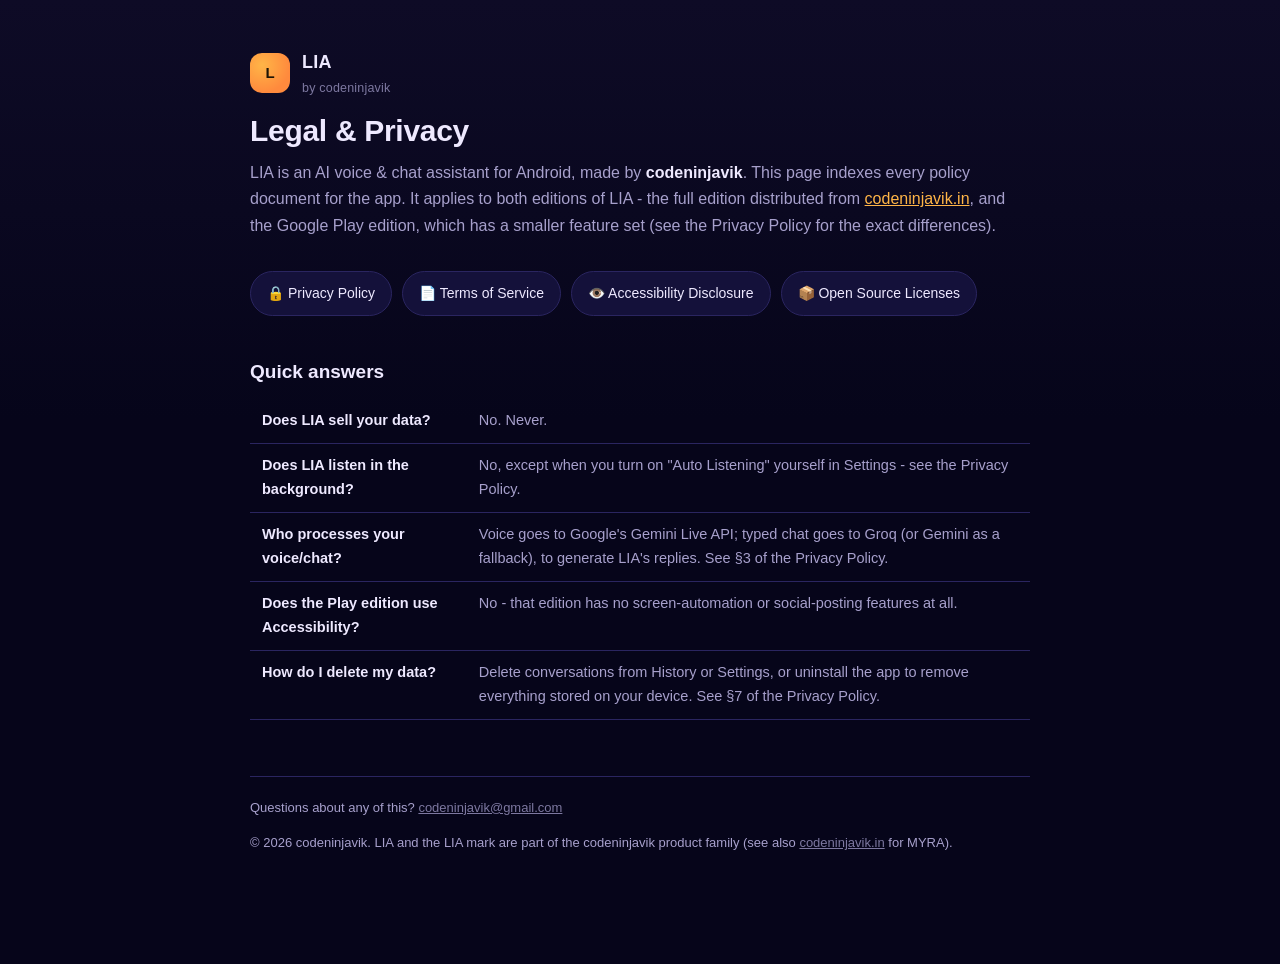
<file: index.html>
<!doctype html>
<html lang="en">
<head>
<meta charset="utf-8">
<meta name="viewport" content="width=device-width, initial-scale=1">
<title>LIA — Legal &amp; Privacy</title>
<meta name="description" content="Privacy Policy, Terms of Service, and Accessibility disclosure for the LIA AI assistant app by codeninjavik.">
<link rel="stylesheet" href="style.css">
</head>
<body>
<div class="wrap">
  <header class="top">
    <div class="mark">L</div>
    <div class="brand">LIA<small>by codeninjavik</small></div>
  </header>

  <h1>Legal &amp; Privacy</h1>
  <p class="lede">
    LIA is an AI voice &amp; chat assistant for Android, made by <strong>codeninjavik</strong>.
    This page indexes every policy document for the app. It applies to both editions of LIA -
    the full edition distributed from <a href="https://codeninjavik.in">codeninjavik.in</a>, and
    the Google Play edition, which has a smaller feature set (see the Privacy Policy for the
    exact differences).
  </p>

  <div class="pill-row">
    <a class="pill" href="privacy-policy.html">🔒 Privacy Policy</a>
    <a class="pill" href="terms-of-service.html">📄 Terms of Service</a>
    <a class="pill" href="accessibility-disclosure.html">👁️ Accessibility Disclosure</a>
    <a class="pill" href="oss-licenses.html">📦 Open Source Licenses</a>
  </div>

  <h2>Quick answers</h2>
  <table>
    <tr><th>Does LIA sell your data?</th><td>No. Never.</td></tr>
    <tr><th>Does LIA listen in the background?</th><td>No, except when you turn on "Auto Listening" yourself in Settings - see the Privacy Policy.</td></tr>
    <tr><th>Who processes your voice/chat?</th><td>Voice goes to Google's Gemini Live API; typed chat goes to Groq (or Gemini as a fallback), to generate LIA's replies. See §3 of the Privacy Policy.</td></tr>
    <tr><th>Does the Play edition use Accessibility?</th><td>No - that edition has no screen-automation or social-posting features at all.</td></tr>
    <tr><th>How do I delete my data?</th><td>Delete conversations from History or Settings, or uninstall the app to remove everything stored on your device. See §7 of the Privacy Policy.</td></tr>
  </table>

  <footer>
    <p>Questions about any of this? <a href="mailto:codeninjavik@gmail.com">codeninjavik@gmail.com</a></p>
    <p>© 2026 codeninjavik. LIA and the LIA mark are part of the codeninjavik product family (see also <a href="https://codeninjavik.in">codeninjavik.in</a> for MYRA).</p>
  </footer>
</div>
</body>
</html>
</file>
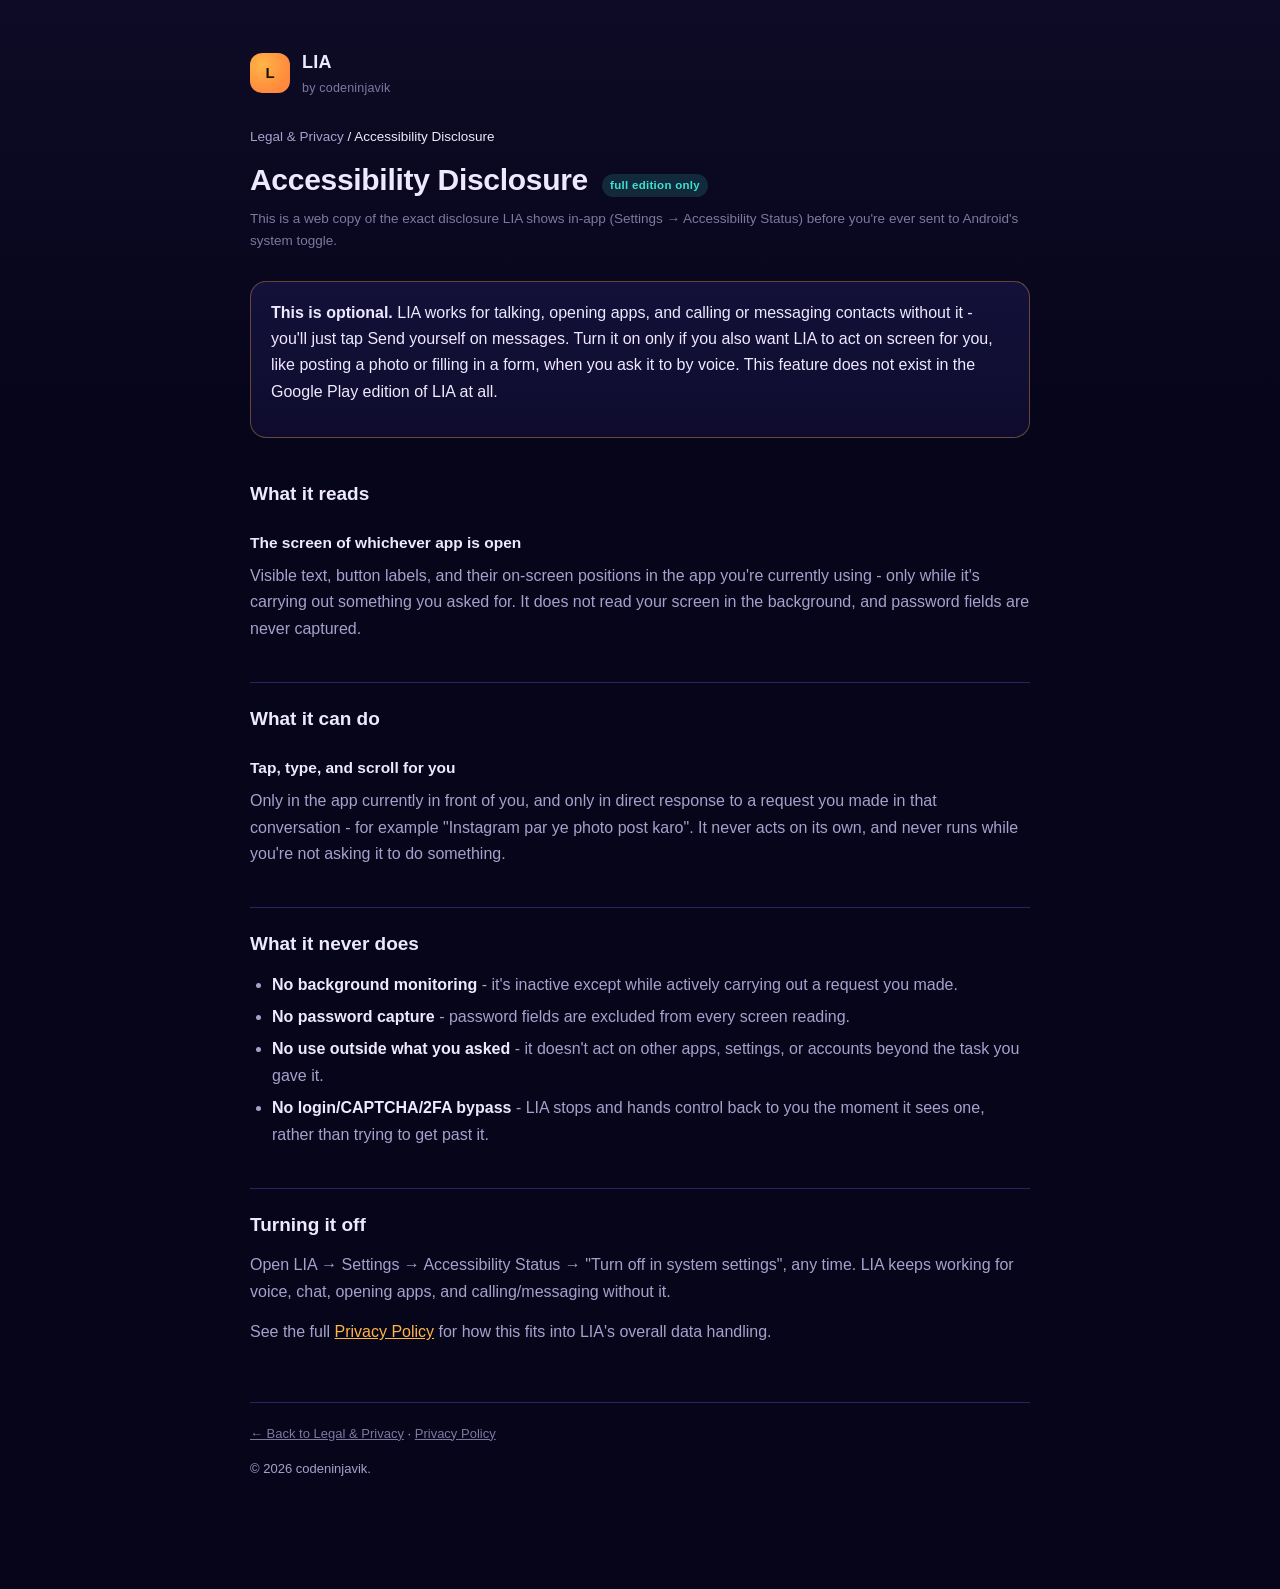
<file: accessibility-disclosure.html>
<!doctype html>
<html lang="en">
<head>
<meta charset="utf-8">
<meta name="viewport" content="width=device-width, initial-scale=1">
<title>Accessibility Disclosure — LIA</title>
<meta name="description" content="What LIA's optional Accessibility service reads, what it can do, and why - the same disclosure shown in-app before you turn it on.">
<link rel="stylesheet" href="style.css">
</head>
<body>
<div class="wrap">
  <header class="top">
    <div class="mark">L</div>
    <div class="brand">LIA<small>by codeninjavik</small></div>
  </header>
  <nav class="crumbs"><a href="index.html">Legal &amp; Privacy</a> / Accessibility Disclosure</nav>

  <h1>Accessibility Disclosure <span class="flavor-tag direct">full edition only</span></h1>
  <p class="updated">This is a web copy of the exact disclosure LIA shows in-app (Settings →
  Accessibility Status) before you're ever sent to Android's system toggle.</p>

  <div class="card notice">
    <p><strong>This is optional.</strong> LIA works for talking, opening apps, and calling or
    messaging contacts without it - you'll just tap Send yourself on messages. Turn it on only
    if you also want LIA to act on screen for you, like posting a photo or filling in a form,
    when you ask it to by voice. This feature does not exist in the Google Play edition of LIA
    at all.</p>
  </div>

  <h2>What it reads</h2>
  <h3>The screen of whichever app is open</h3>
  <p>Visible text, button labels, and their on-screen positions in the app you're currently
  using - only while it's carrying out something you asked for. It does not read your screen in
  the background, and password fields are never captured.</p>

  <h2>What it can do</h2>
  <h3>Tap, type, and scroll for you</h3>
  <p>Only in the app currently in front of you, and only in direct response to a request you
  made in that conversation - for example "Instagram par ye photo post karo". It never acts on
  its own, and never runs while you're not asking it to do something.</p>

  <h2>What it never does</h2>
  <ul>
    <li><strong>No background monitoring</strong> - it's inactive except while actively carrying
    out a request you made.</li>
    <li><strong>No password capture</strong> - password fields are excluded from every screen
    reading.</li>
    <li><strong>No use outside what you asked</strong> - it doesn't act on other apps, settings,
    or accounts beyond the task you gave it.</li>
    <li><strong>No login/CAPTCHA/2FA bypass</strong> - LIA stops and hands control back to you
    the moment it sees one, rather than trying to get past it.</li>
  </ul>

  <h2>Turning it off</h2>
  <p>Open LIA → Settings → Accessibility Status → "Turn off in system settings", any time. LIA
  keeps working for voice, chat, opening apps, and calling/messaging without it.</p>

  <p>See the full <a href="privacy-policy.html">Privacy Policy</a> for how this fits into LIA's
  overall data handling.</p>

  <footer>
    <p><a href="index.html">← Back to Legal &amp; Privacy</a> · <a href="privacy-policy.html">Privacy Policy</a></p>
    <p>© 2026 codeninjavik.</p>
  </footer>
</div>
</body>
</html>
</file>
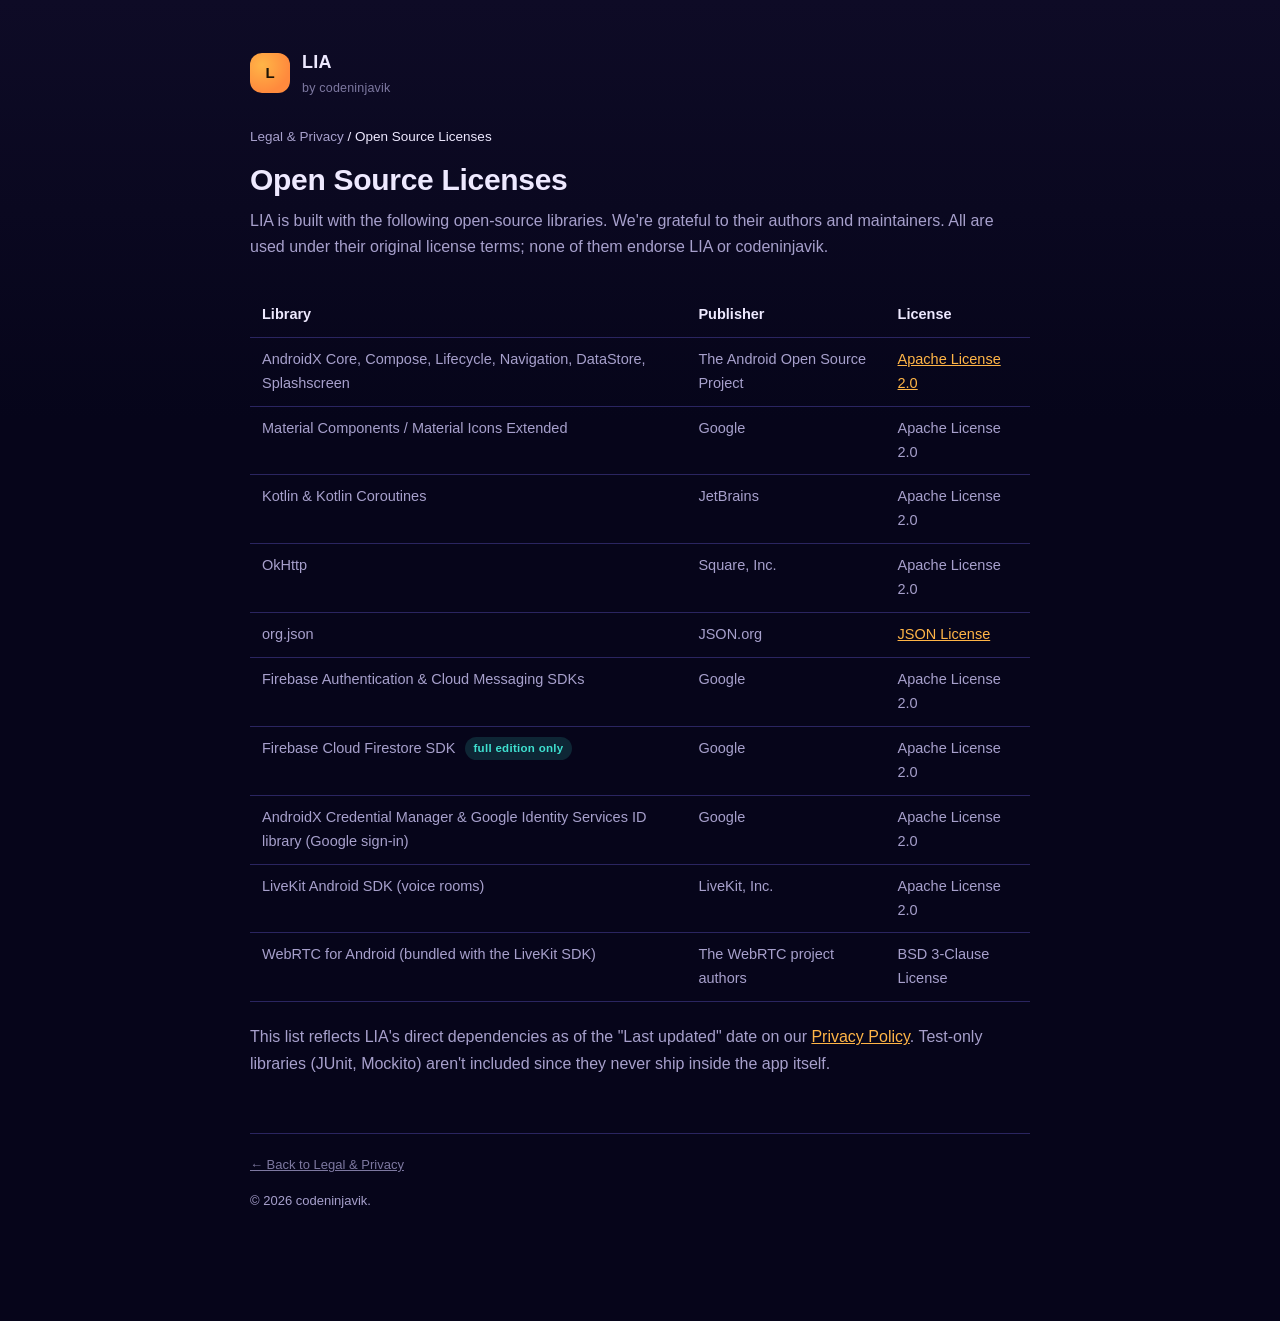
<file: oss-licenses.html>
<!doctype html>
<html lang="en">
<head>
<meta charset="utf-8">
<meta name="viewport" content="width=device-width, initial-scale=1">
<title>Open Source Licenses — LIA</title>
<meta name="description" content="Open-source libraries used in the LIA Android app and their licenses.">
<link rel="stylesheet" href="style.css">
</head>
<body>
<div class="wrap">
  <header class="top">
    <div class="mark">L</div>
    <div class="brand">LIA<small>by codeninjavik</small></div>
  </header>
  <nav class="crumbs"><a href="index.html">Legal &amp; Privacy</a> / Open Source Licenses</nav>

  <h1>Open Source Licenses</h1>
  <p class="lede">LIA is built with the following open-source libraries. We're grateful to
  their authors and maintainers. All are used under their original license terms; none of them
  endorse LIA or codeninjavik.</p>

  <table>
    <tr><th>Library</th><th>Publisher</th><th>License</th></tr>
    <tr><td>AndroidX Core, Compose, Lifecycle, Navigation, DataStore, Splashscreen</td><td>The Android Open Source Project</td><td><a href="https://www.apache.org/licenses/LICENSE-2.0" target="_blank" rel="noopener">Apache License 2.0</a></td></tr>
    <tr><td>Material Components / Material Icons Extended</td><td>Google</td><td>Apache License 2.0</td></tr>
    <tr><td>Kotlin &amp; Kotlin Coroutines</td><td>JetBrains</td><td>Apache License 2.0</td></tr>
    <tr><td>OkHttp</td><td>Square, Inc.</td><td>Apache License 2.0</td></tr>
    <tr><td>org.json</td><td>JSON.org</td><td><a href="https://json.org/license.html" target="_blank" rel="noopener">JSON License</a></td></tr>
    <tr><td>Firebase Authentication &amp; Cloud Messaging SDKs</td><td>Google</td><td>Apache License 2.0</td></tr>
    <tr><td>Firebase Cloud Firestore SDK <span class="flavor-tag direct">full edition only</span></td><td>Google</td><td>Apache License 2.0</td></tr>
    <tr><td>AndroidX Credential Manager &amp; Google Identity Services ID library (Google sign-in)</td><td>Google</td><td>Apache License 2.0</td></tr>
    <tr><td>LiveKit Android SDK (voice rooms)</td><td>LiveKit, Inc.</td><td>Apache License 2.0</td></tr>
    <tr><td>WebRTC for Android (bundled with the LiveKit SDK)</td><td>The WebRTC project authors</td><td>BSD 3-Clause License</td></tr>
  </table>

  <p>This list reflects LIA's direct dependencies as of the "Last updated" date on our
  <a href="privacy-policy.html">Privacy Policy</a>. Test-only libraries (JUnit, Mockito) aren't
  included since they never ship inside the app itself.</p>

  <footer>
    <p><a href="index.html">← Back to Legal &amp; Privacy</a></p>
    <p>© 2026 codeninjavik.</p>
  </footer>
</div>
</body>
</html>
</file>
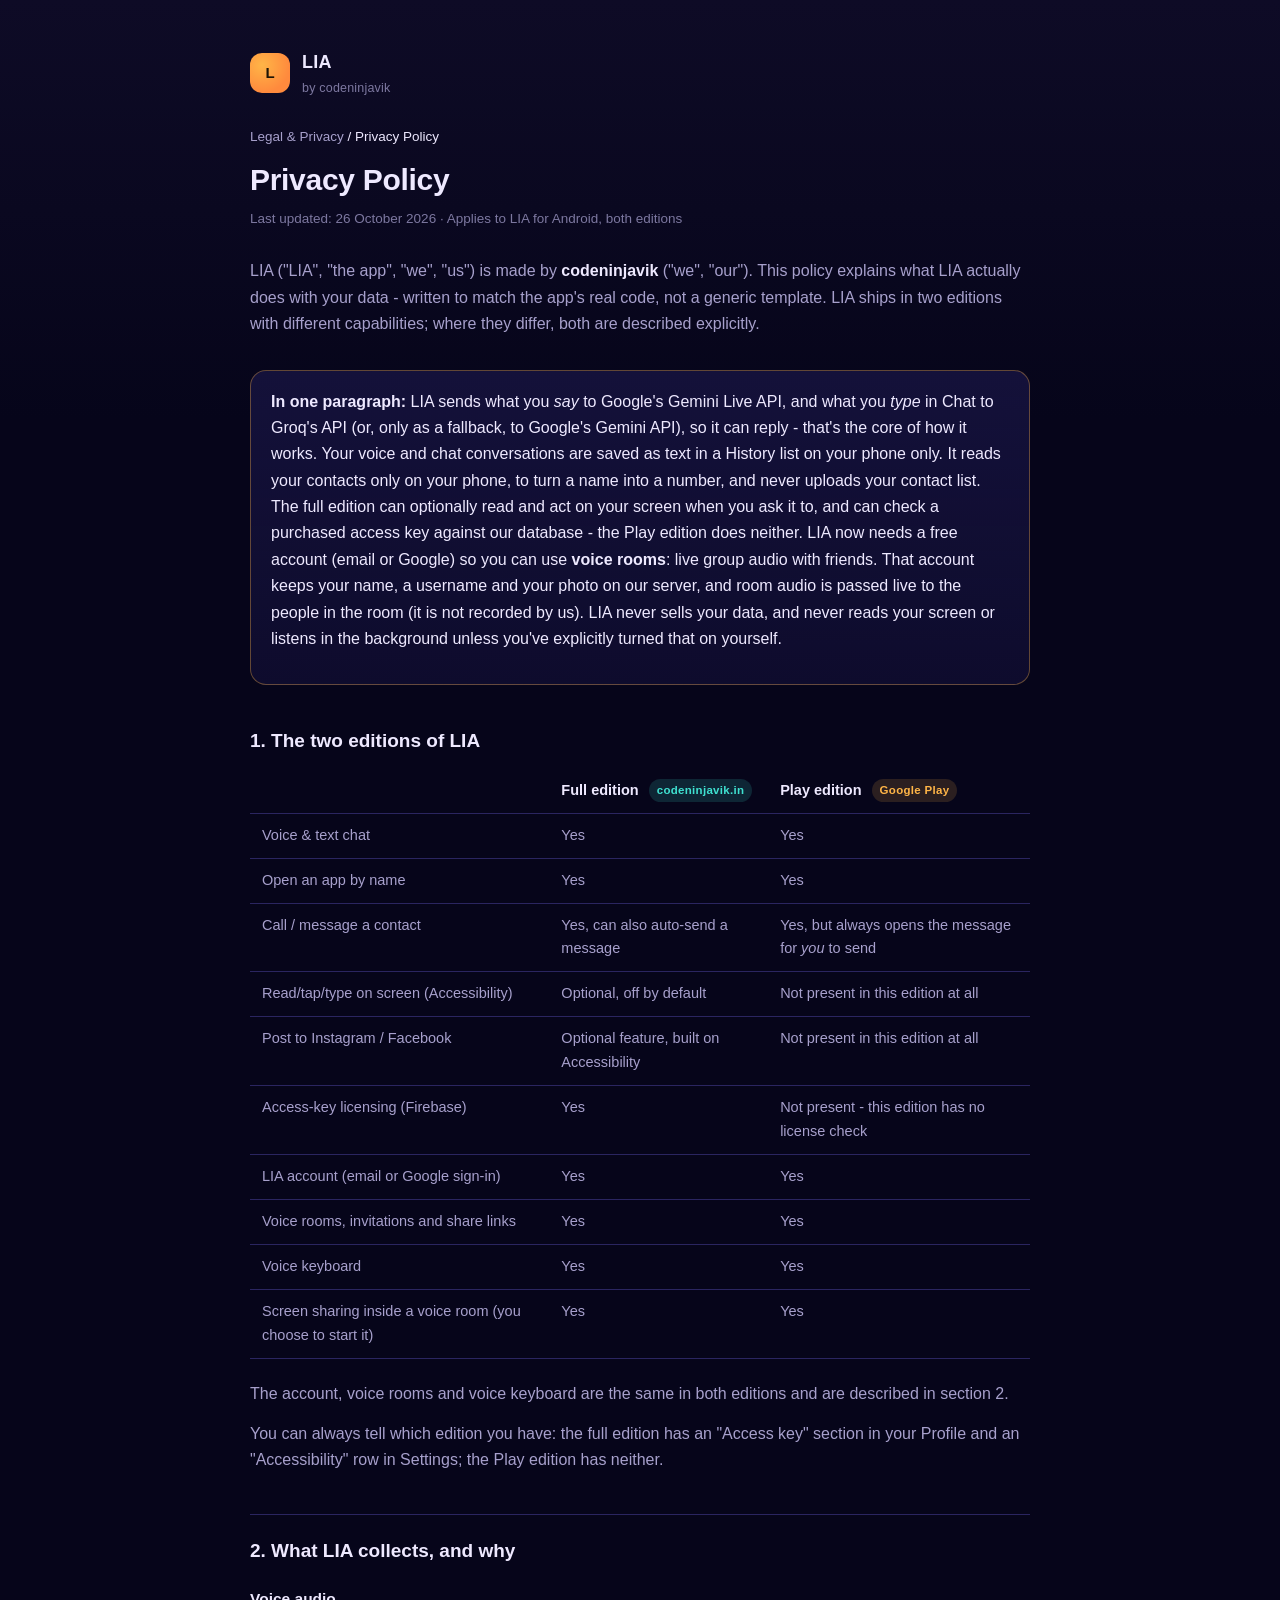
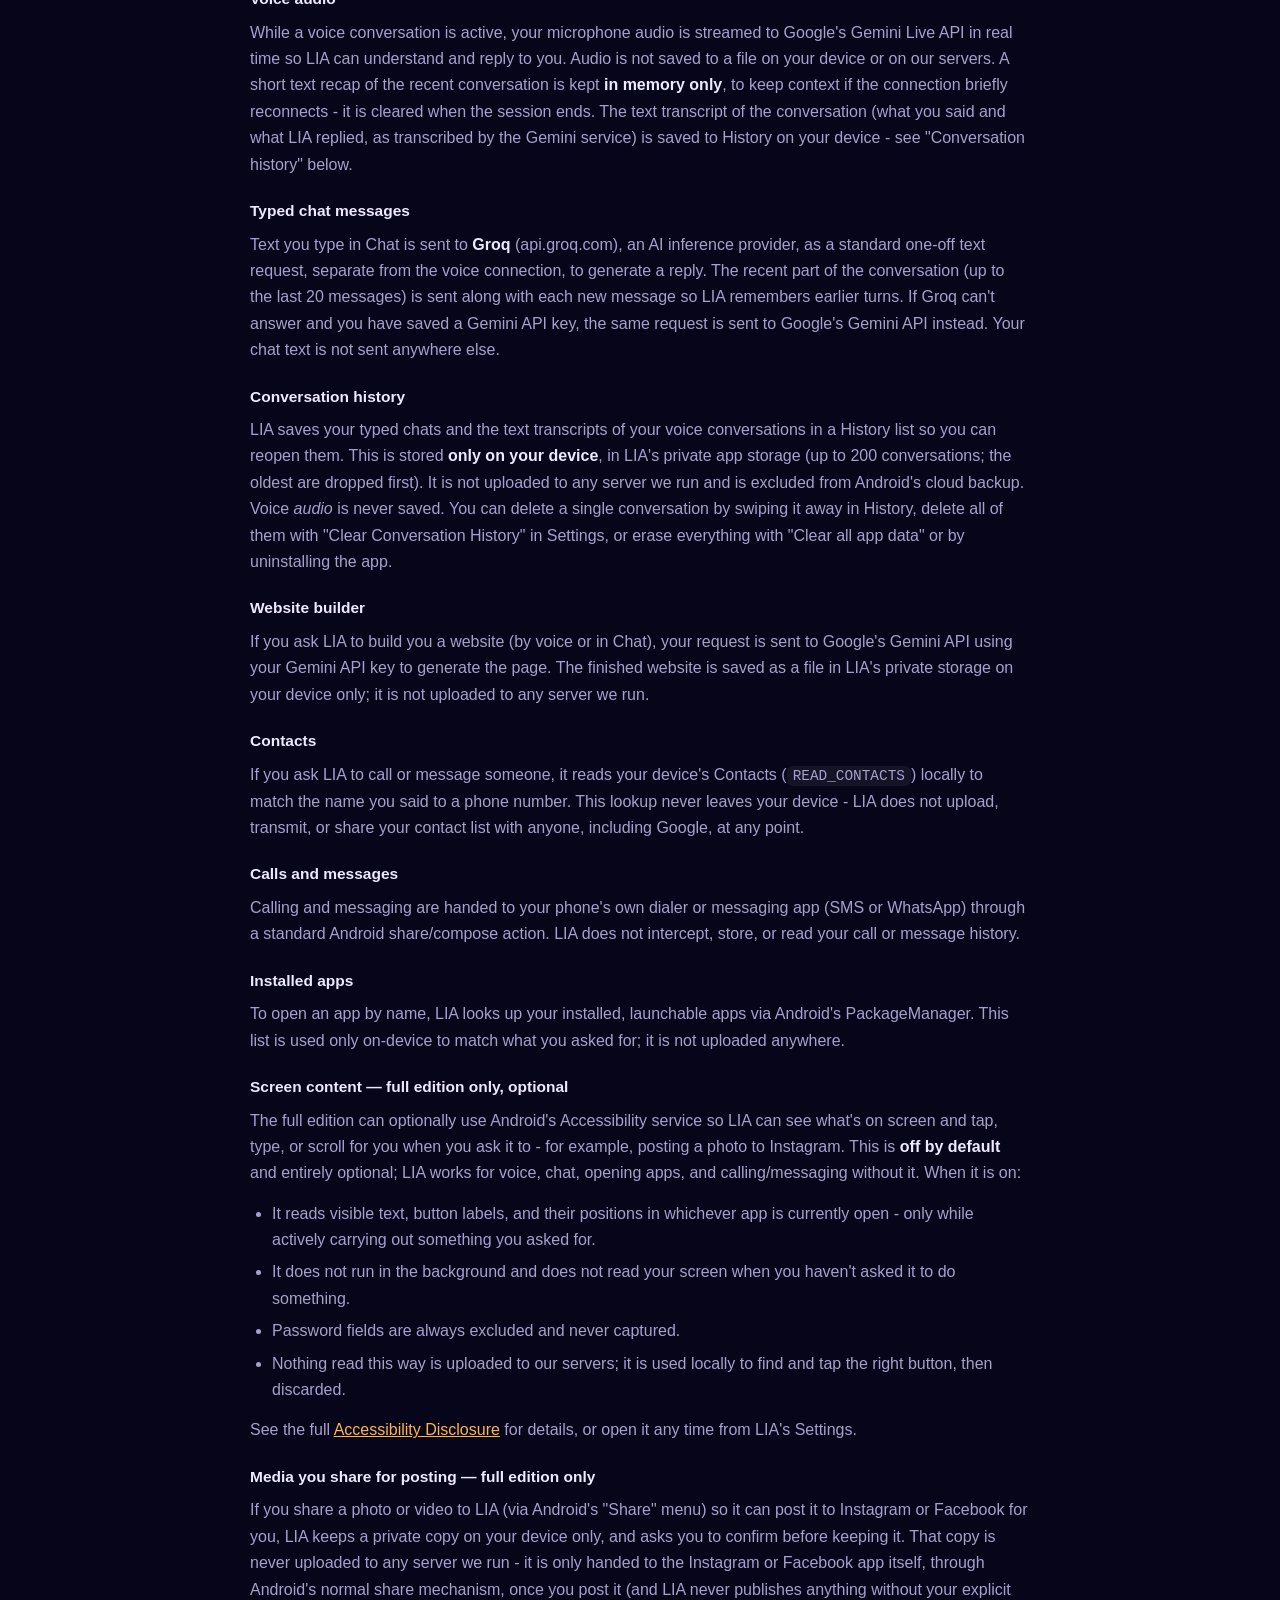
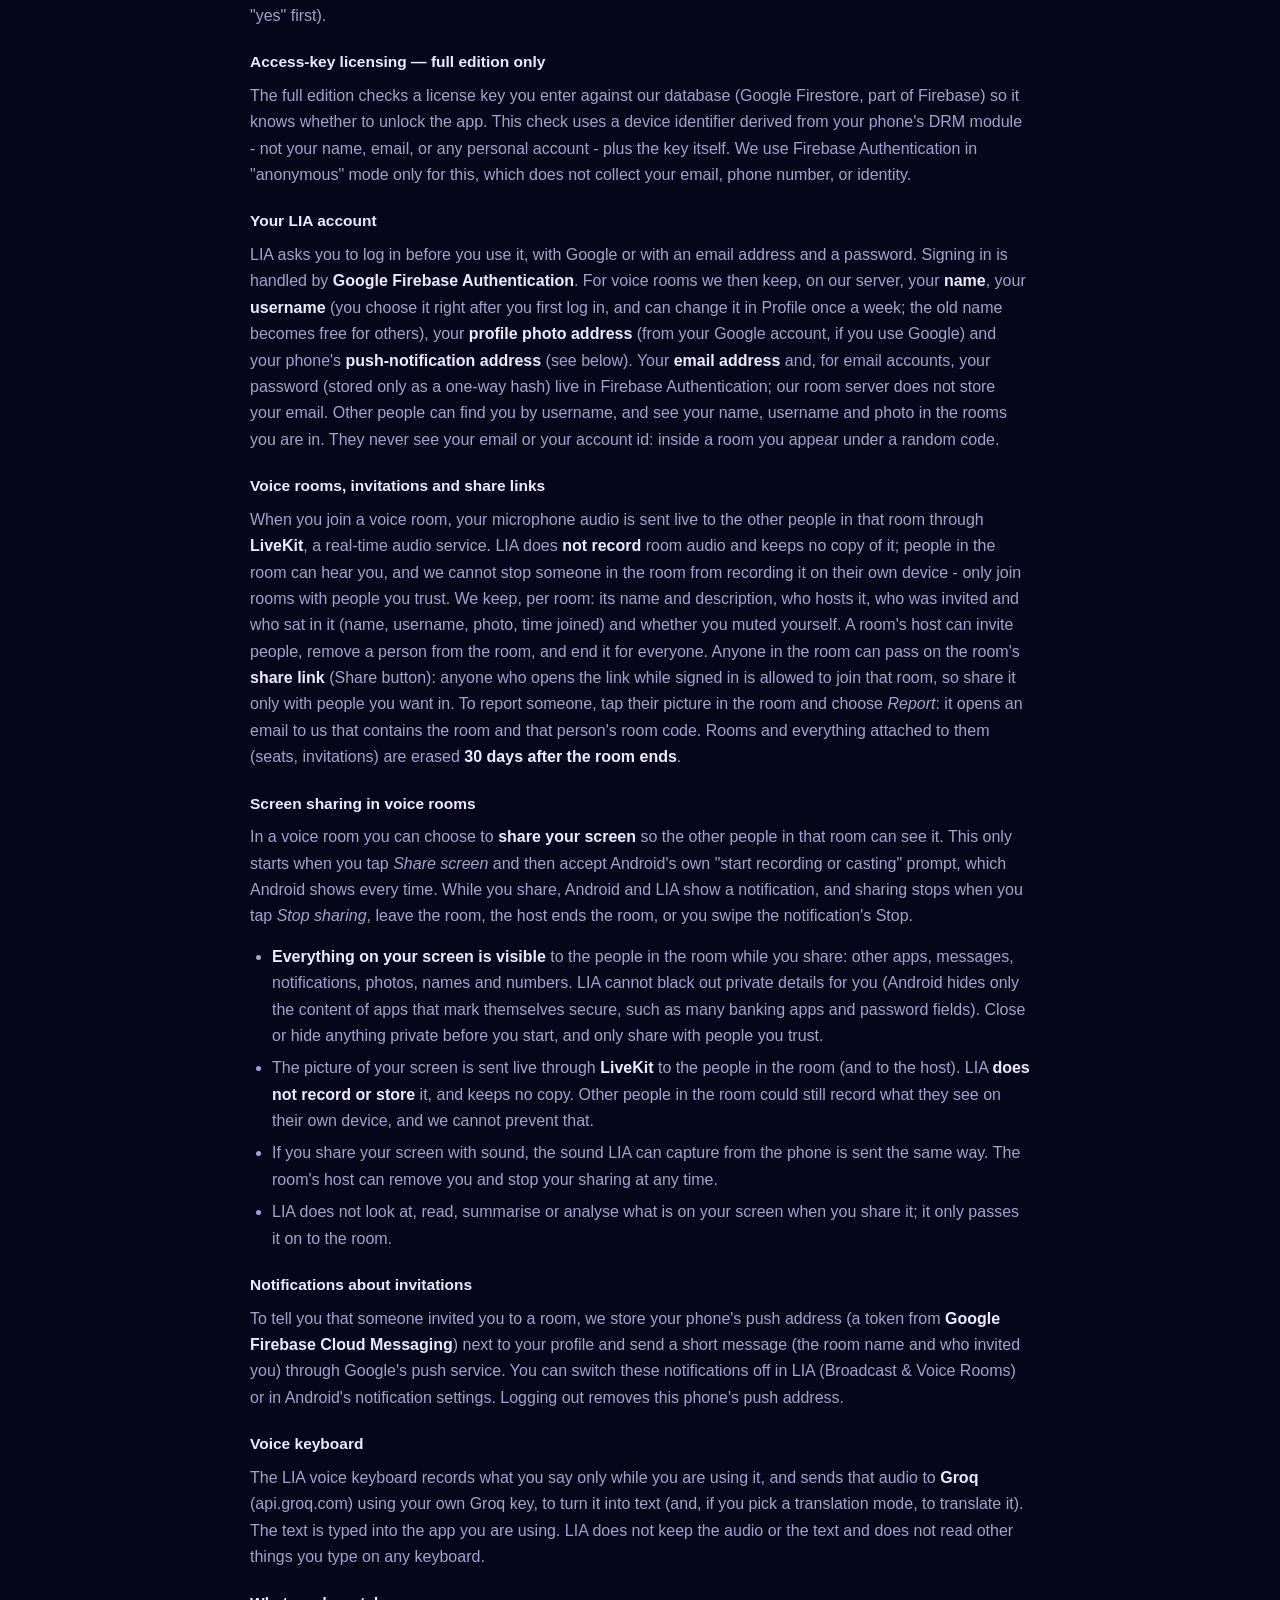
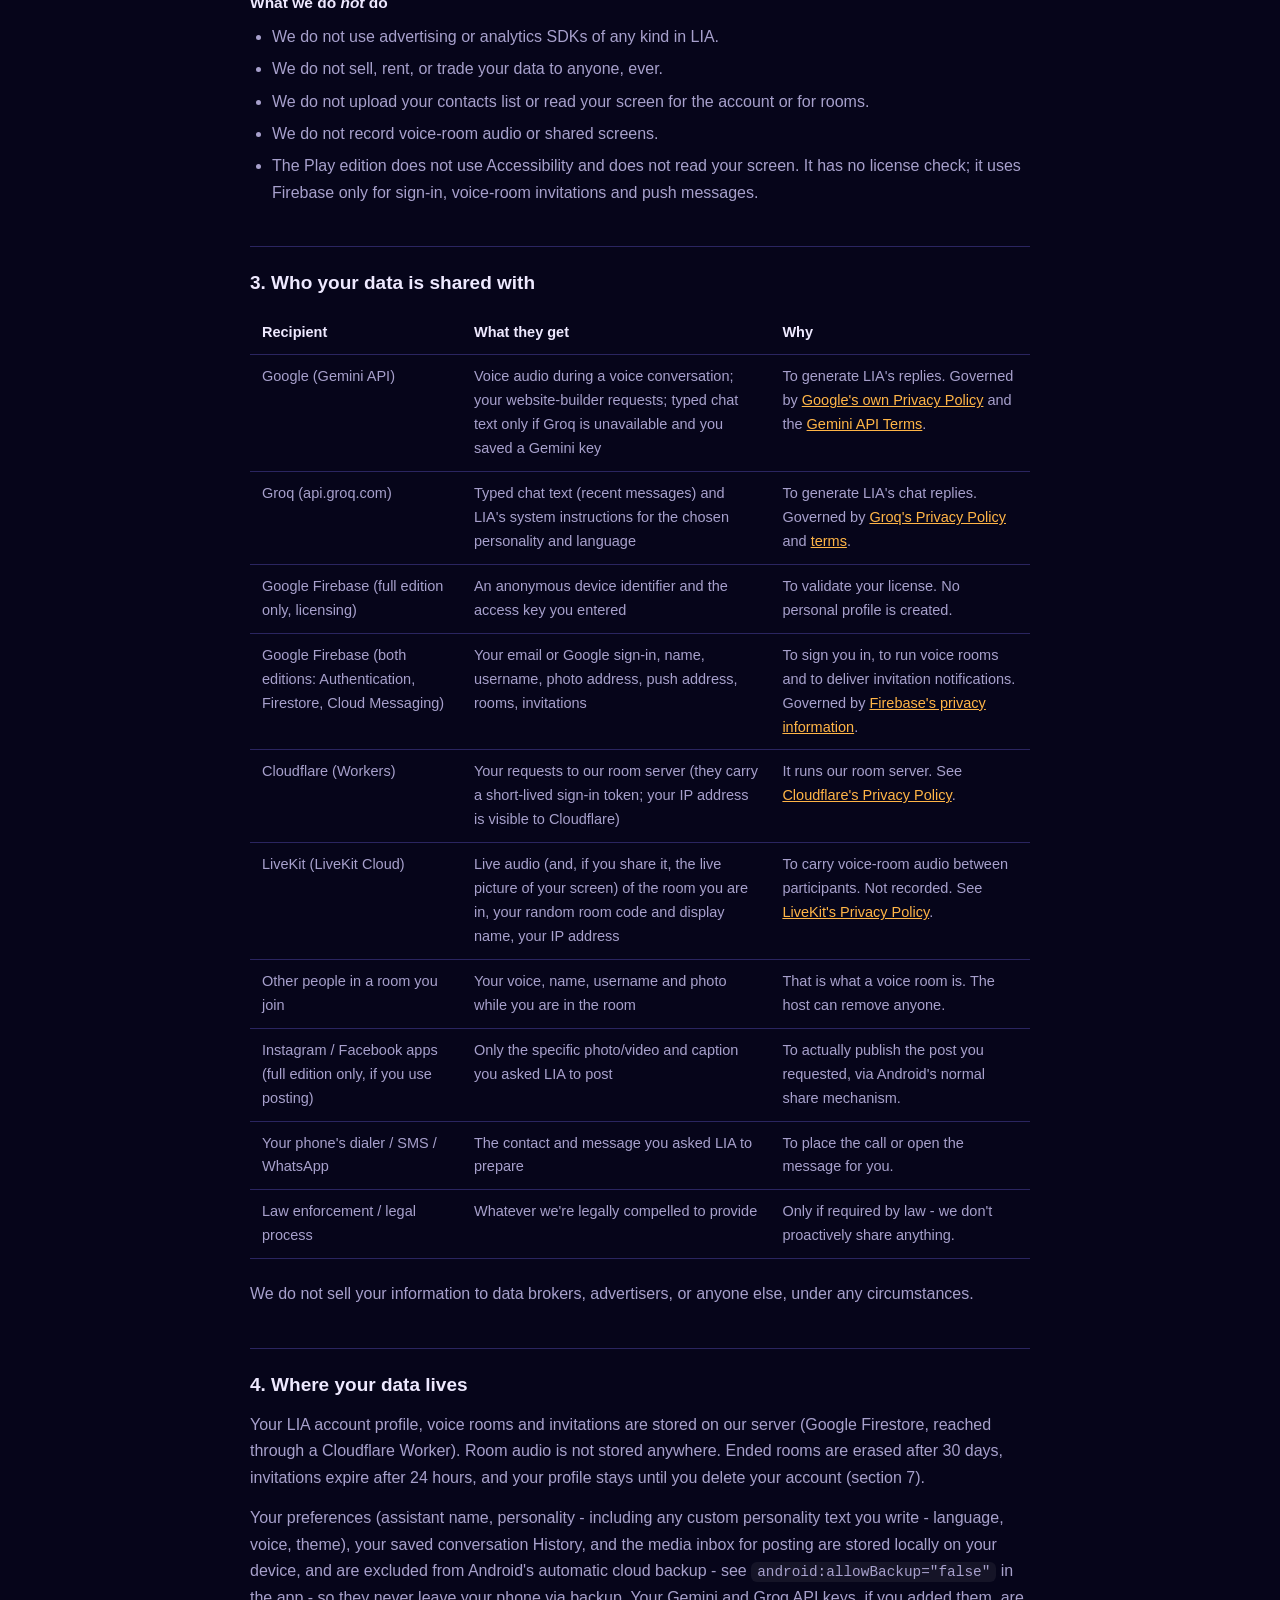
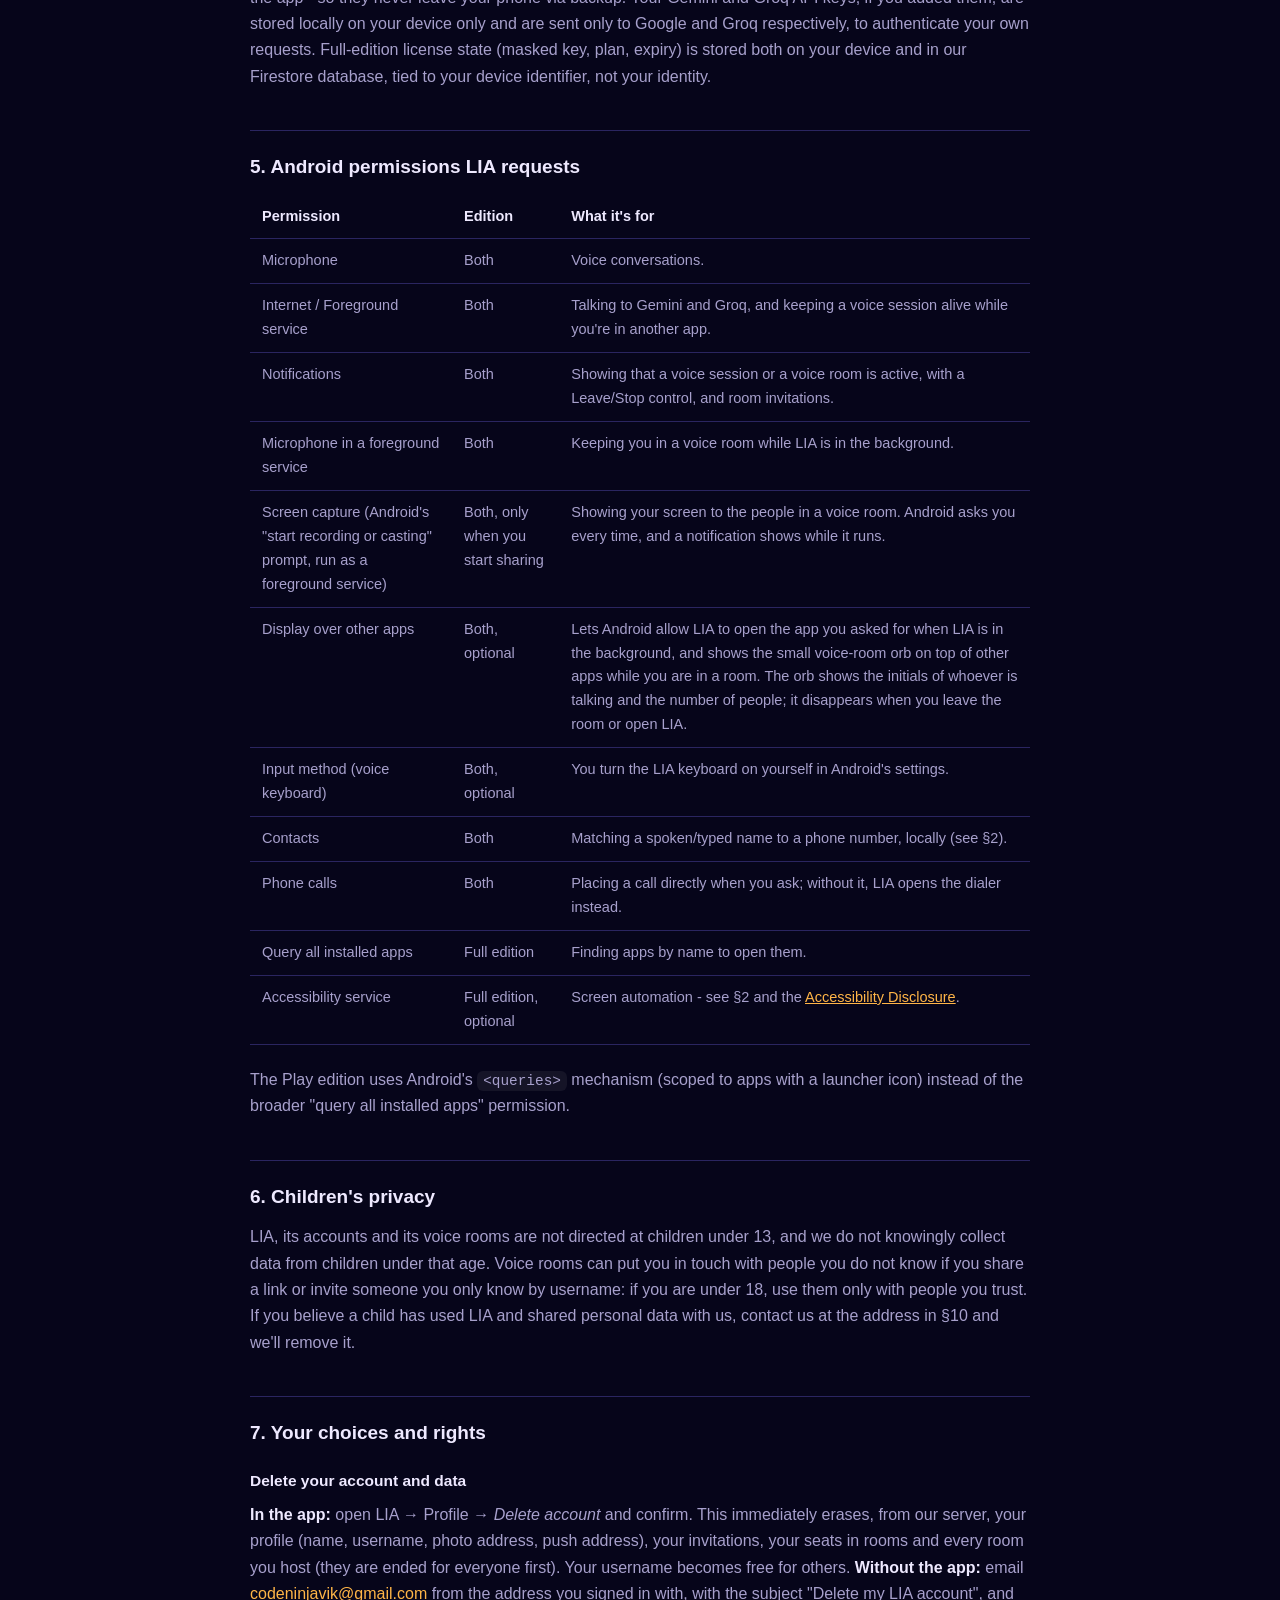
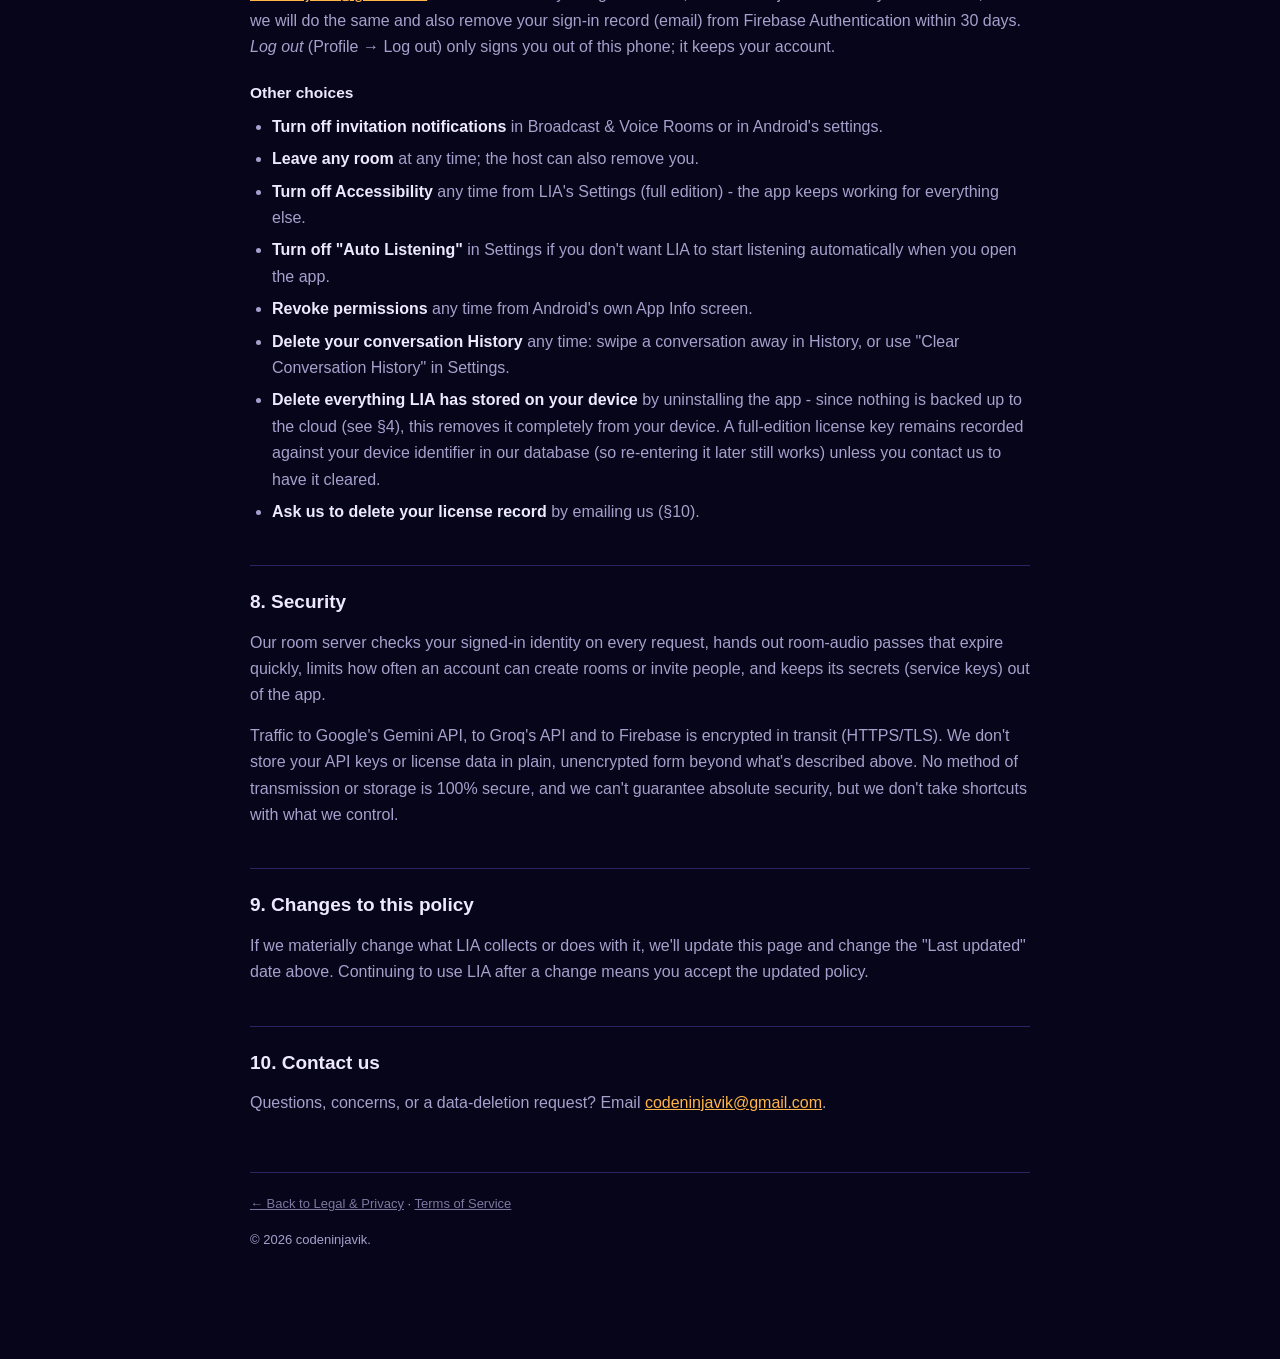
<file: privacy-policy.html>
<!doctype html>
<html lang="en">
<head>
<meta charset="utf-8">
<meta name="viewport" content="width=device-width, initial-scale=1">
<title>Privacy Policy — LIA</title>
<meta name="description" content="Privacy Policy for the LIA AI assistant app: what data it collects, why, and who it's shared with.">
<link rel="stylesheet" href="style.css">
</head>
<body>
<div class="wrap">
  <header class="top">
    <div class="mark">L</div>
    <div class="brand">LIA<small>by codeninjavik</small></div>
  </header>
  <nav class="crumbs"><a href="index.html">Legal &amp; Privacy</a> / Privacy Policy</nav>

  <h1>Privacy Policy</h1>
  <p class="updated">Last updated: 26 October 2026 · Applies to LIA for Android, both editions</p>

  <p class="lede">
    LIA ("LIA", "the app", "we", "us") is made by <strong>codeninjavik</strong> ("we", "our").
    This policy explains what LIA actually does with your data - written to match the app's
    real code, not a generic template. LIA ships in two editions with different capabilities;
    where they differ, both are described explicitly.
  </p>

  <div class="card notice">
    <p><strong>In one paragraph:</strong> LIA sends what you <em>say</em> to Google's Gemini Live
    API, and what you <em>type</em> in Chat to Groq's API (or, only as a fallback, to Google's
    Gemini API), so it can reply - that's the core of how it works. Your voice and chat
    conversations are saved as text in a History list on your phone only. It reads your contacts only on your
    phone, to turn a name into a number, and never uploads your contact list. The full edition
    can optionally read and act on your screen when you ask it to, and can check a purchased
    access key against our database - the Play edition does neither. LIA now needs a free
    account (email or Google) so you can use <strong>voice rooms</strong>: live group audio with friends.
    That account keeps your name, a username and your photo on our server, and room audio is passed live
    to the people in the room (it is not recorded by us). LIA never sells your data,
    and never reads your screen or listens in the background unless you've explicitly turned
    that on yourself.</p>
  </div>

  <h2 id="editions">1. The two editions of LIA</h2>
  <table>
    <tr><th></th><th>Full edition <span class="flavor-tag direct">codeninjavik.in</span></th><th>Play edition <span class="flavor-tag play">Google Play</span></th></tr>
    <tr><td>Voice &amp; text chat</td><td>Yes</td><td>Yes</td></tr>
    <tr><td>Open an app by name</td><td>Yes</td><td>Yes</td></tr>
    <tr><td>Call / message a contact</td><td>Yes, can also auto-send a message</td><td>Yes, but always opens the message for <em>you</em> to send</td></tr>
    <tr><td>Read/tap/type on screen (Accessibility)</td><td>Optional, off by default</td><td>Not present in this edition at all</td></tr>
    <tr><td>Post to Instagram / Facebook</td><td>Optional feature, built on Accessibility</td><td>Not present in this edition at all</td></tr>
    <tr><td>Access-key licensing (Firebase)</td><td>Yes</td><td>Not present - this edition has no license check</td></tr>
    <tr><td>LIA account (email or Google sign-in)</td><td>Yes</td><td>Yes</td></tr>
    <tr><td>Voice rooms, invitations and share links</td><td>Yes</td><td>Yes</td></tr>
    <tr><td>Voice keyboard</td><td>Yes</td><td>Yes</td></tr>
    <tr><td>Screen sharing inside a voice room (you choose to start it)</td><td>Yes</td><td>Yes</td></tr>
  </table>
  <p>The account, voice rooms and voice keyboard are the same in both editions and are described in section 2.</p>
  <p>You can always tell which edition you have: the full edition has an "Access key" section in
  your Profile and an "Accessibility" row in Settings; the Play edition has neither.</p>

  <h2 id="collect">2. What LIA collects, and why</h2>

  <h3>Voice audio</h3>
  <p>While a voice conversation is active, your microphone audio is streamed to Google's Gemini
  Live API in real time so LIA can understand and reply to you. Audio is not saved to a file on
  your device or on our servers. A short text recap of the recent conversation is kept
  <strong>in memory only</strong>, to keep context if the connection briefly reconnects - it is
  cleared when the session ends. The text transcript of the conversation (what you said and what
  LIA replied, as transcribed by the Gemini service) is saved to History on your device - see
  "Conversation history" below.</p>

  <h3>Typed chat messages</h3>
  <p>Text you type in Chat is sent to <strong>Groq</strong> (api.groq.com), an AI inference
  provider, as a standard one-off text request, separate from the voice connection, to generate
  a reply. The recent part of the conversation (up to the last 20 messages) is sent along with
  each new message so LIA remembers earlier turns. If Groq can't answer and you have saved a
  Gemini API key, the same request is sent to Google's Gemini API instead. Your chat text is
  not sent anywhere else.</p>

  <h3>Conversation history</h3>
  <p>LIA saves your typed chats and the text transcripts of your voice conversations in a
  History list so you can reopen them. This is stored <strong>only on your device</strong>, in
  LIA's private app storage (up to 200 conversations; the oldest are dropped first). It is not
  uploaded to any server we run and is excluded from Android's cloud backup. Voice <em>audio</em>
  is never saved. You can delete a single conversation by swiping it away in History, delete
  all of them with "Clear Conversation History" in Settings, or erase everything with "Clear all
  app data" or by uninstalling the app.</p>

  <h3>Website builder</h3>
  <p>If you ask LIA to build you a website (by voice or in Chat), your request is sent to
  Google's Gemini API using your Gemini API key to generate the page. The finished website is
  saved as a file in LIA's private storage on your device only; it is not uploaded to any
  server we run.</p>

  <h3>Contacts</h3>
  <p>If you ask LIA to call or message someone, it reads your device's Contacts
  (<code>READ_CONTACTS</code>) locally to match the name you said to a phone number. This lookup
  never leaves your device - LIA does not upload, transmit, or share your contact list with
  anyone, including Google, at any point.</p>

  <h3>Calls and messages</h3>
  <p>Calling and messaging are handed to your phone's own dialer or messaging app (SMS or
  WhatsApp) through a standard Android share/compose action. LIA does not intercept, store, or
  read your call or message history.</p>

  <h3>Installed apps</h3>
  <p>To open an app by name, LIA looks up your installed, launchable apps via Android's
  PackageManager. This list is used only on-device to match what you asked for; it is not
  uploaded anywhere.</p>

  <h3>Screen content — full edition only, optional</h3>
  <p>The full edition can optionally use Android's Accessibility service so LIA can see what's
  on screen and tap, type, or scroll for you when you ask it to - for example, posting a photo
  to Instagram. This is <strong>off by default</strong> and entirely optional; LIA works for
  voice, chat, opening apps, and calling/messaging without it. When it is on:</p>
  <ul>
    <li>It reads visible text, button labels, and their positions in whichever app is currently
    open - only while actively carrying out something you asked for.</li>
    <li>It does not run in the background and does not read your screen when you haven't asked
    it to do something.</li>
    <li>Password fields are always excluded and never captured.</li>
    <li>Nothing read this way is uploaded to our servers; it is used locally to find and tap the
    right button, then discarded.</li>
  </ul>
  <p>See the full <a href="accessibility-disclosure.html">Accessibility Disclosure</a> for
  details, or open it any time from LIA's Settings.</p>

  <h3>Media you share for posting — full edition only</h3>
  <p>If you share a photo or video to LIA (via Android's "Share" menu) so it can post it to
  Instagram or Facebook for you, LIA keeps a private copy on your device only, and asks you to
  confirm before keeping it. That copy is never uploaded to any server we run - it is only
  handed to the Instagram or Facebook app itself, through Android's normal share mechanism, once
  you post it (and LIA never publishes anything without your explicit "yes" first).</p>

  <h3>Access-key licensing — full edition only</h3>
  <p>The full edition checks a license key you enter against our database (Google Firestore,
  part of Firebase) so it knows whether to unlock the app. This check uses a device identifier
  derived from your phone's DRM module - not your name, email, or any personal account - plus
  the key itself. We use Firebase Authentication in "anonymous" mode only for this, which does
  not collect your email, phone number, or identity.</p>

  <h3 id="account">Your LIA account</h3>
  <p>LIA asks you to log in before you use it, with Google or with an email address and a password.
  Signing in is handled by <strong>Google Firebase Authentication</strong>. For voice rooms we then keep, on our
  server, your <strong>name</strong>, your <strong>username</strong> (you choose it right after you first log in, and can change it in Profile once a week; the old name becomes free for others), your
  <strong>profile photo address</strong> (from your Google account, if you use Google) and your phone's
  <strong>push-notification address</strong> (see below). Your <strong>email address</strong> and, for email accounts,
  your password (stored only as a one-way hash) live in Firebase Authentication; our room server does not store your
  email. Other people can find you by username, and see your name, username and photo in the rooms you are in. They
  never see your email or your account id: inside a room you appear under a random code.</p>

  <h3 id="rooms">Voice rooms, invitations and share links</h3>
  <p>When you join a voice room, your microphone audio is sent live to the other people in that room through
  <strong>LiveKit</strong>, a real-time audio service. LIA does <strong>not record</strong> room audio and keeps no
  copy of it; people in the room can hear you, and we cannot stop someone in the room from recording it
  on their own device - only join rooms with people you trust. We keep, per room: its name and description, who hosts
  it, who was invited and who sat in it (name, username, photo, time joined) and whether you muted yourself. A room's
  host can invite people, remove a person from the room, and end it for everyone. Anyone in the room can pass on the
  room's <strong>share link</strong> (Share button): anyone who opens the link while signed in is allowed to join that room, so share it
  only with people you want in. To report someone, tap their picture in the room and choose <em>Report</em>: it opens an email to us that contains the room and that person's room code. Rooms and everything attached to them (seats, invitations) are erased
  <strong>30 days after the room ends</strong>.</p>

  <h3 id="screenshare">Screen sharing in voice rooms</h3>
  <p>In a voice room you can choose to <strong>share your screen</strong> so the other people in that room can see it.
  This only starts when you tap <em>Share screen</em> and then accept Android's own "start recording or casting"
  prompt, which Android shows every time. While you share, Android and LIA show a notification, and sharing stops when
  you tap <em>Stop sharing</em>, leave the room, the host ends the room, or you swipe the notification's Stop.</p>
  <ul>
    <li><strong>Everything on your screen is visible</strong> to the people in the room while you share: other apps,
    messages, notifications, photos, names and numbers. LIA cannot black out private details for you (Android hides
    only the content of apps that mark themselves secure, such as many banking apps and password fields). Close or
    hide anything private before you start, and only share with people you trust.</li>
    <li>The picture of your screen is sent live through <strong>LiveKit</strong> to the people in the room (and to the
    host). LIA <strong>does not record or store</strong> it, and keeps no copy. Other people in the room could still
    record what they see on their own device, and we cannot prevent that.</li>
    <li>If you share your screen with sound, the sound LIA can capture from the phone is sent the same way. The room's
    host can remove you and stop your sharing at any time.</li>
    <li>LIA does not look at, read, summarise or analyse what is on your screen when you share it; it only passes it
    on to the room.</li>
  </ul>

  <h3 id="push">Notifications about invitations</h3>
  <p>To tell you that someone invited you to a room, we store your phone's push address (a token from
  <strong>Google Firebase Cloud Messaging</strong>) next to your profile and send a short message (the room name and
  who invited you) through Google's push service. You can switch these notifications off in LIA
  (Broadcast &amp; Voice Rooms) or in Android's notification settings. Logging out removes this phone's push address.</p>

  <h3 id="keyboard">Voice keyboard</h3>
  <p>The LIA voice keyboard records what you say only while you are using it, and sends that audio to
  <strong>Groq</strong> (api.groq.com) using your own Groq key, to turn it into text (and, if you pick a translation
  mode, to translate it). The text is typed into the app you are using. LIA does not keep the audio or the text and
  does not read other things you type on any keyboard.</p>

  <h3>What we do <em>not</em> do</h3>
  <ul>
    <li>We do not use advertising or analytics SDKs of any kind in LIA.</li>
    <li>We do not sell, rent, or trade your data to anyone, ever.</li>
    <li>We do not upload your contacts list or read your screen for the account or for rooms.</li>
    <li>We do not record voice-room audio or shared screens.</li>
    <li>The Play edition does not use Accessibility and does not read your screen. It has no license check;
    it uses Firebase only for sign-in, voice-room invitations and push messages.</li>
  </ul>

  <h2 id="share">3. Who your data is shared with</h2>
  <table>
    <tr><th>Recipient</th><th>What they get</th><th>Why</th></tr>
    <tr><td>Google (Gemini API)</td><td>Voice audio during a voice conversation; your website-builder requests; typed chat text only if Groq is unavailable and you saved a Gemini key</td><td>To generate LIA's replies. Governed by <a href="https://policies.google.com/privacy" target="_blank" rel="noopener">Google's own Privacy Policy</a> and the <a href="https://ai.google.dev/gemini-api/terms" target="_blank" rel="noopener">Gemini API Terms</a>.</td></tr>
    <tr><td>Groq (api.groq.com)</td><td>Typed chat text (recent messages) and LIA's system instructions for the chosen personality and language</td><td>To generate LIA's chat replies. Governed by <a href="https://groq.com/privacy-policy/" target="_blank" rel="noopener">Groq's Privacy Policy</a> and <a href="https://console.groq.com/docs/legal/terms-of-use" target="_blank" rel="noopener">terms</a>.</td></tr>
    <tr><td>Google Firebase (full edition only, licensing)</td><td>An anonymous device identifier and the access key you entered</td><td>To validate your license. No personal profile is created.</td></tr>
    <tr><td>Google Firebase (both editions: Authentication, Firestore, Cloud Messaging)</td><td>Your email or Google sign-in, name, username, photo address, push address, rooms, invitations</td><td>To sign you in, to run voice rooms and to deliver invitation notifications. Governed by <a href="https://firebase.google.com/support/privacy" target="_blank" rel="noopener">Firebase's privacy information</a>.</td></tr>
    <tr><td>Cloudflare (Workers)</td><td>Your requests to our room server (they carry a short-lived sign-in token; your IP address is visible to Cloudflare)</td><td>It runs our room server. See <a href="https://www.cloudflare.com/privacypolicy/" target="_blank" rel="noopener">Cloudflare's Privacy Policy</a>.</td></tr>
    <tr><td>LiveKit (LiveKit Cloud)</td><td>Live audio (and, if you share it, the live picture of your screen) of the room you are in, your random room code and display name, your IP address</td><td>To carry voice-room audio between participants. Not recorded. See <a href="https://livekit.io/legal/privacy-policy" target="_blank" rel="noopener">LiveKit's Privacy Policy</a>.</td></tr>
    <tr><td>Other people in a room you join</td><td>Your voice, name, username and photo while you are in the room</td><td>That is what a voice room is. The host can remove anyone.</td></tr>
    <tr><td>Instagram / Facebook apps (full edition only, if you use posting)</td><td>Only the specific photo/video and caption you asked LIA to post</td><td>To actually publish the post you requested, via Android's normal share mechanism.</td></tr>
    <tr><td>Your phone's dialer / SMS / WhatsApp</td><td>The contact and message you asked LIA to prepare</td><td>To place the call or open the message for you.</td></tr>
    <tr><td>Law enforcement / legal process</td><td>Whatever we're legally compelled to provide</td><td>Only if required by law - we don't proactively share anything.</td></tr>
  </table>
  <p>We do not sell your information to data brokers, advertisers, or anyone else, under any
  circumstances.</p>

  <h2 id="storage">4. Where your data lives</h2>
  <p>Your LIA account profile, voice rooms and invitations are stored on our server (Google Firestore, reached through a
  Cloudflare Worker). Room audio is not stored anywhere. Ended rooms are erased after 30 days, invitations expire after
  24 hours, and your profile stays until you delete your account (section 7).</p>
  <p>Your preferences (assistant name, personality - including any custom personality text you
  write - language, voice, theme), your saved conversation History, and the media inbox for
  posting are stored locally on your device, and are excluded from Android's automatic cloud
  backup - see <code>android:allowBackup="false"</code> in the app - so they never leave your
  phone via backup. Your Gemini and Groq API keys, if you added them, are stored locally on
  your device only and are sent only to Google and Groq respectively, to authenticate your own
  requests. Full-edition license state (masked key, plan, expiry) is stored both on your
  device and in our Firestore database, tied to your device identifier, not your identity.</p>

  <h2 id="permissions">5. Android permissions LIA requests</h2>
  <table>
    <tr><th>Permission</th><th>Edition</th><th>What it's for</th></tr>
    <tr><td>Microphone</td><td>Both</td><td>Voice conversations.</td></tr>
    <tr><td>Internet / Foreground service</td><td>Both</td><td>Talking to Gemini and Groq, and keeping a voice session alive while you're in another app.</td></tr>
    <tr><td>Notifications</td><td>Both</td><td>Showing that a voice session or a voice room is active, with a Leave/Stop control, and room invitations.</td></tr>
    <tr><td>Microphone in a foreground service</td><td>Both</td><td>Keeping you in a voice room while LIA is in the background.</td></tr>
    <tr><td>Screen capture (Android's "start recording or casting" prompt, run as a foreground service)</td><td>Both, only when you start sharing</td><td>Showing your screen to the people in a voice room. Android asks you every time, and a notification shows while it runs.</td></tr>
    <tr><td>Display over other apps</td><td>Both, optional</td><td>Lets Android allow LIA to open the app you asked for when LIA is in the background, and shows the small voice-room orb on top of other apps while you are in a room. The orb shows the initials of whoever is talking and the number of people; it disappears when you leave the room or open LIA.</td></tr>
    <tr><td>Input method (voice keyboard)</td><td>Both, optional</td><td>You turn the LIA keyboard on yourself in Android's settings.</td></tr>
    <tr><td>Contacts</td><td>Both</td><td>Matching a spoken/typed name to a phone number, locally (see §2).</td></tr>
    <tr><td>Phone calls</td><td>Both</td><td>Placing a call directly when you ask; without it, LIA opens the dialer instead.</td></tr>
    <tr><td>Query all installed apps</td><td>Full edition</td><td>Finding apps by name to open them.</td></tr>
    <tr><td>Accessibility service</td><td>Full edition, optional</td><td>Screen automation - see §2 and the <a href="accessibility-disclosure.html">Accessibility Disclosure</a>.</td></tr>
  </table>
  <p>The Play edition uses Android's <code>&lt;queries&gt;</code> mechanism (scoped to apps with
  a launcher icon) instead of the broader "query all installed apps" permission.</p>

  <h2 id="children">6. Children's privacy</h2>
  <p>LIA, its accounts and its voice rooms are not directed at children under 13, and we do not knowingly collect data from
  children under that age. Voice rooms can put you in touch with people you do not know if you share a link or invite
  someone you only know by username: if you are under 18, use them only with people you trust. If you believe a child has used LIA and shared personal data with
  us, contact us at the address in §10 and we'll remove it.</p>

  <h2 id="rights">7. Your choices and rights</h2>
  <h3 id="delete-account">Delete your account and data</h3>
  <p><strong>In the app:</strong> open LIA &rarr; Profile &rarr; <em>Delete account</em> and confirm. This immediately
  erases, from our server, your profile (name, username, photo address, push address), your invitations, your seats in
  rooms and every room you host (they are ended for everyone first). Your username becomes free for others.
  <strong>Without the app:</strong> email <a href="mailto:codeninjavik@gmail.com">codeninjavik@gmail.com</a> from the
  address you signed in with, with the subject "Delete my LIA account", and we will do the same and also remove your
  sign-in record (email) from Firebase Authentication within 30 days. <em>Log out</em> (Profile &rarr; Log out) only
  signs you out of this phone; it keeps your account.</p>
  <h3>Other choices</h3>
  <ul>
    <li><strong>Turn off invitation notifications</strong> in Broadcast &amp; Voice Rooms or in Android's settings.</li>
    <li><strong>Leave any room</strong> at any time; the host can also remove you.</li>
    <li><strong>Turn off Accessibility</strong> any time from LIA's Settings (full edition) -
    the app keeps working for everything else.</li>
    <li><strong>Turn off "Auto Listening"</strong> in Settings if you don't want LIA to start
    listening automatically when you open the app.</li>
    <li><strong>Revoke permissions</strong> any time from Android's own App Info screen.</li>
    <li><strong>Delete your conversation History</strong> any time: swipe a conversation away in
    History, or use "Clear Conversation History" in Settings.</li>
    <li><strong>Delete everything LIA has stored on your device</strong> by uninstalling the
    app - since nothing is backed up to the cloud (see §4), this removes it completely from your
    device. A full-edition license key remains recorded against your device identifier in our
    database (so re-entering it later still works) unless you contact us to have it cleared.</li>
    <li><strong>Ask us to delete your license record</strong> by emailing us (§10).</li>
  </ul>

  <h2 id="security">8. Security</h2>
  <p>Our room server checks your signed-in identity on every request, hands out room-audio passes that expire
  quickly, limits how often an account can create rooms or invite people, and keeps its secrets (service keys) out of
  the app.</p>
  <p>Traffic to Google's Gemini API, to Groq's API and to Firebase is encrypted in transit
  (HTTPS/TLS). We don't store your API keys or license data in plain, unencrypted form beyond what's
  described above. No method of transmission or storage is 100% secure, and we can't guarantee
  absolute security, but we don't take shortcuts with what we control.</p>

  <h2 id="changes">9. Changes to this policy</h2>
  <p>If we materially change what LIA collects or does with it, we'll update this page and
  change the "Last updated" date above. Continuing to use LIA after a change means you accept
  the updated policy.</p>

  <h2 id="contact">10. Contact us</h2>
  <p>Questions, concerns, or a data-deletion request? Email
  <a href="mailto:codeninjavik@gmail.com">codeninjavik@gmail.com</a>.</p>

  <footer>
    <p><a href="index.html">← Back to Legal &amp; Privacy</a> · <a href="terms-of-service.html">Terms of Service</a></p>
    <p>© 2026 codeninjavik.</p>
  </footer>
</div>
</body>
</html>
</file>
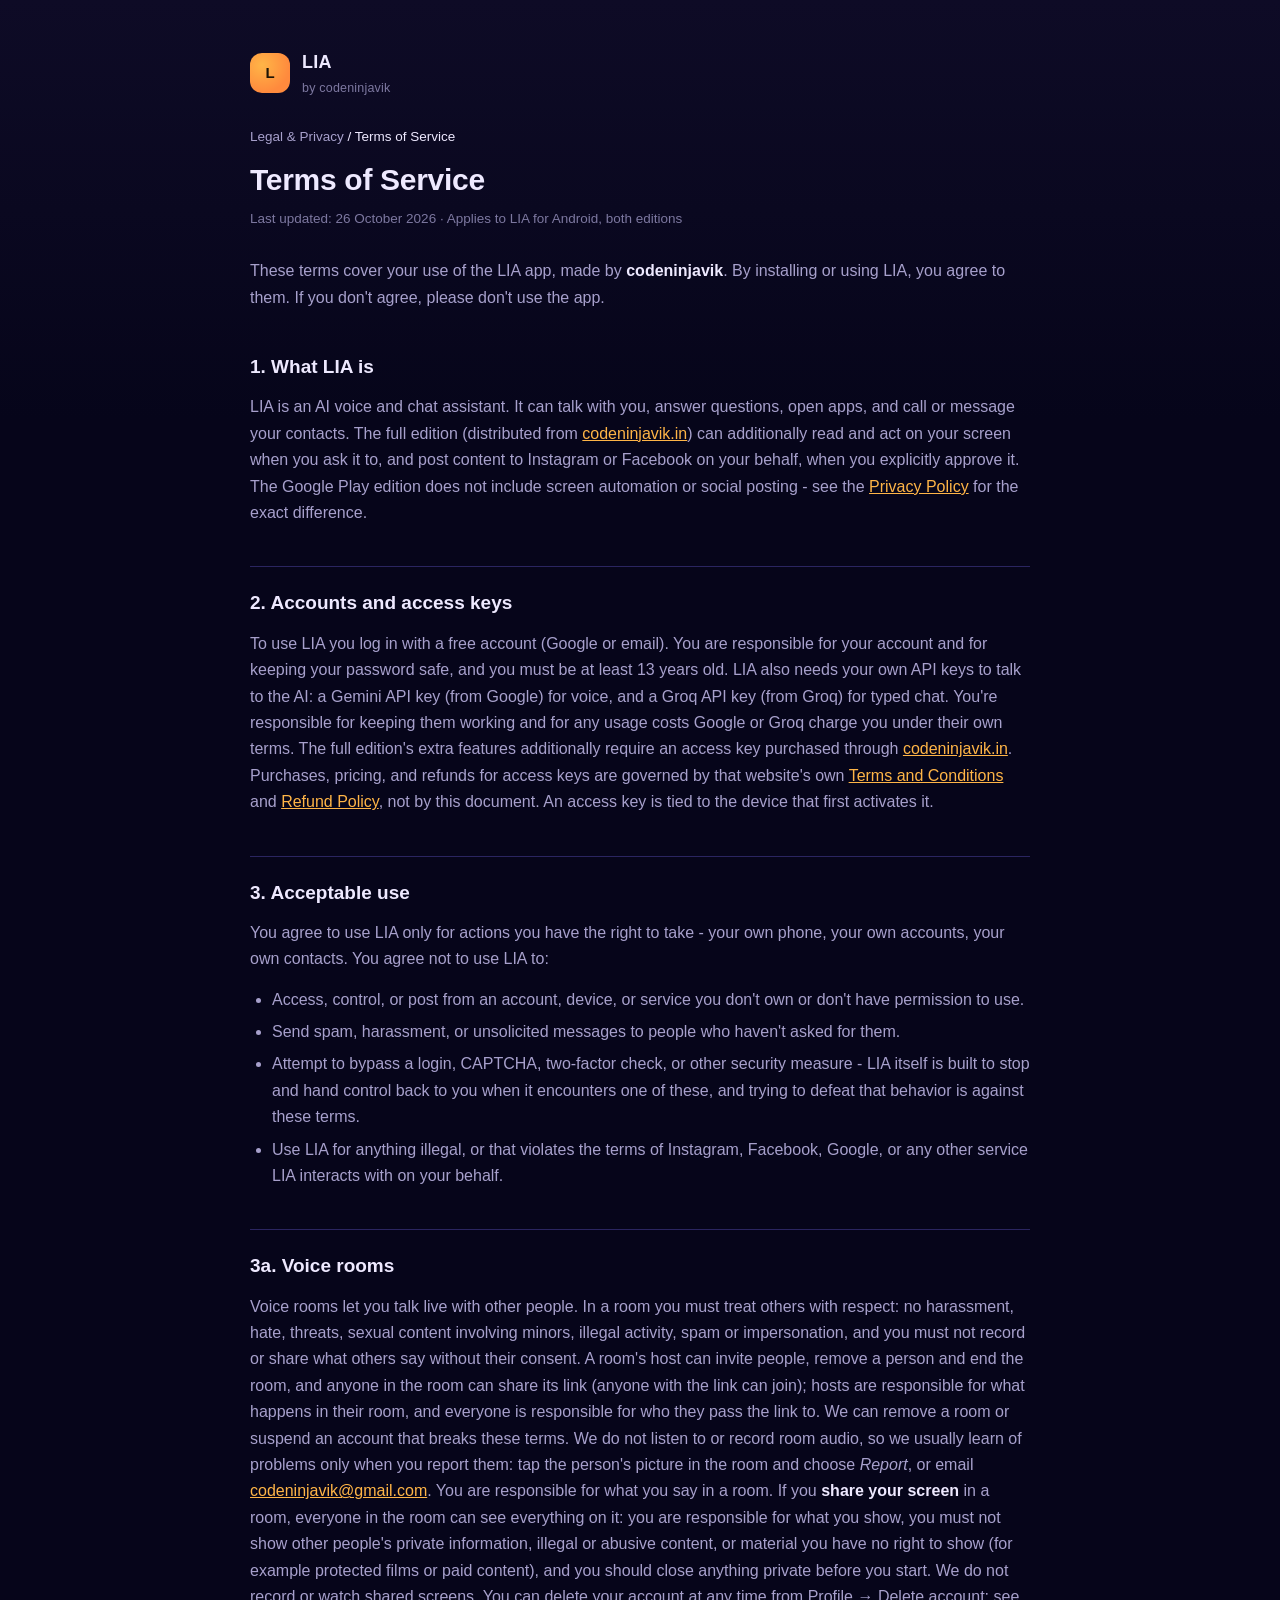
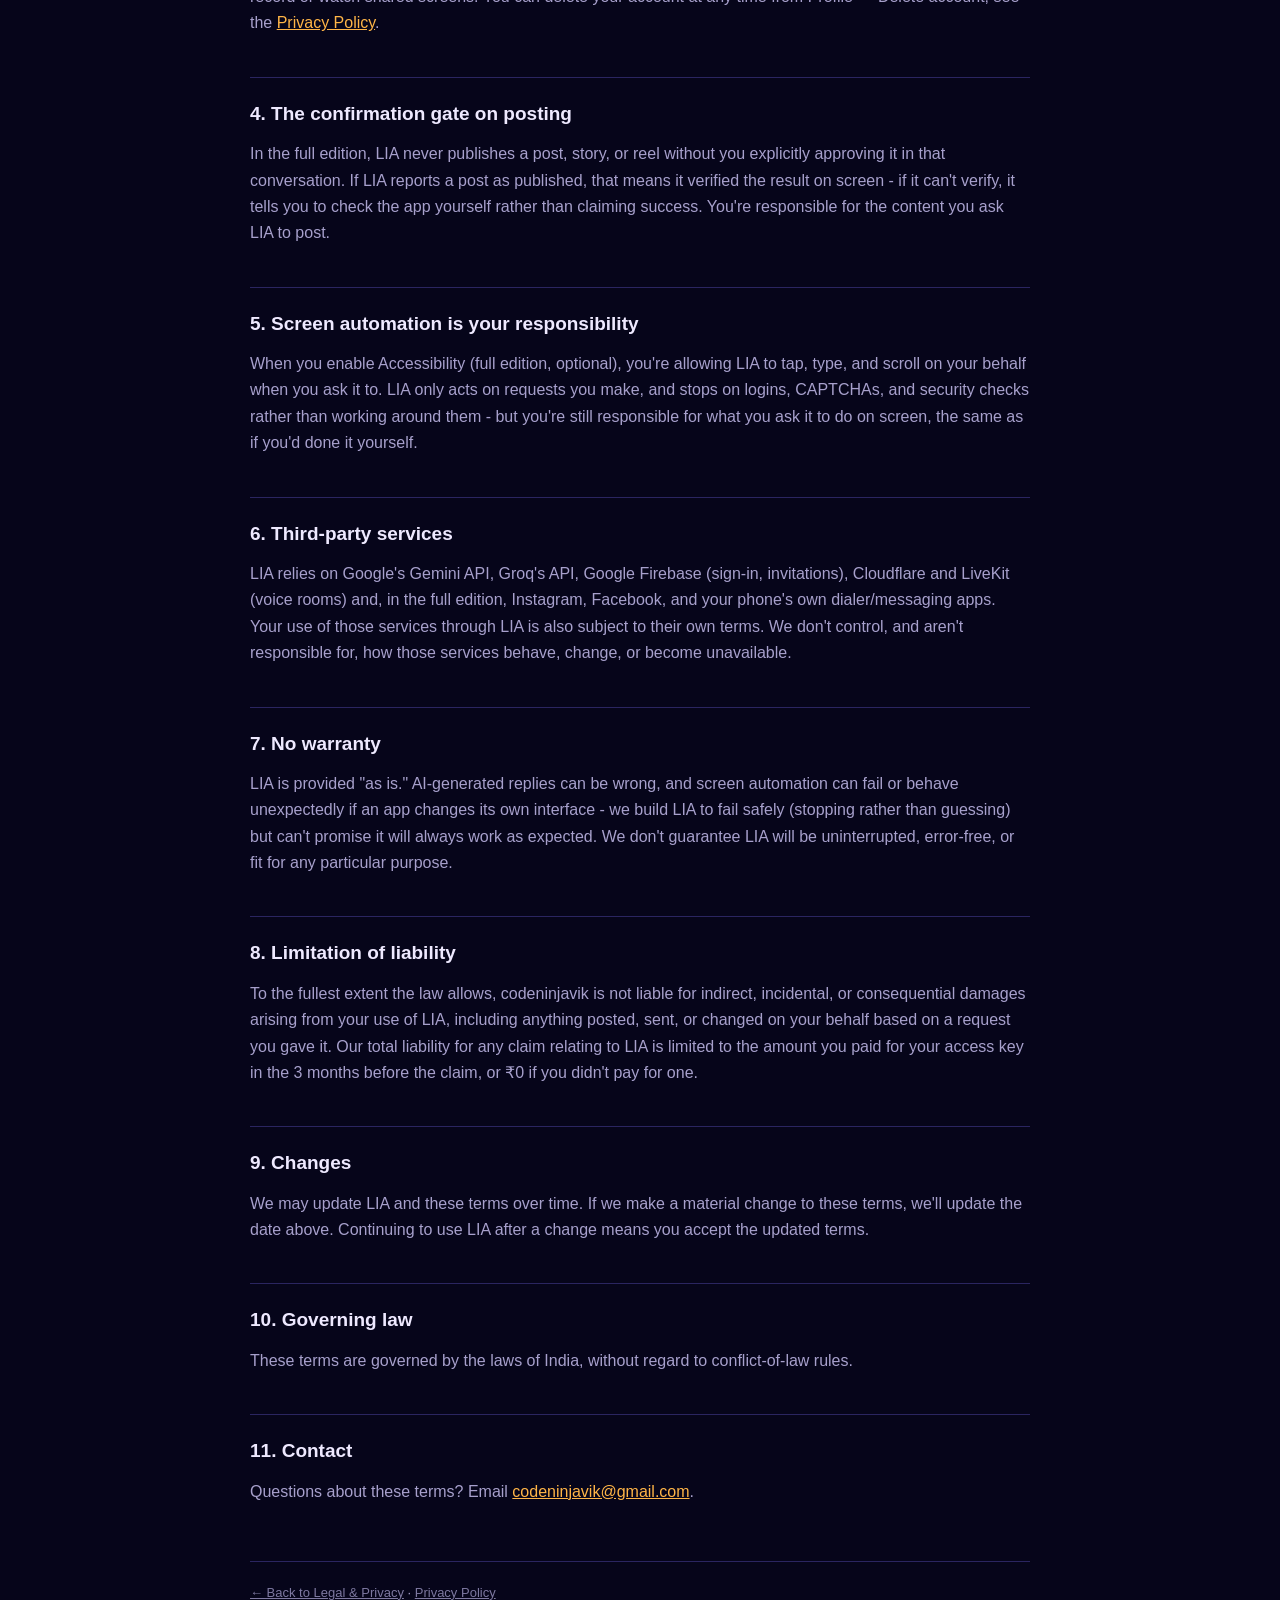
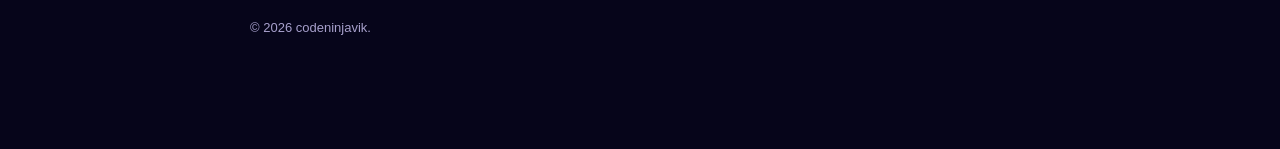
<file: terms-of-service.html>
<!doctype html>
<html lang="en">
<head>
<meta charset="utf-8">
<meta name="viewport" content="width=device-width, initial-scale=1">
<title>Terms of Service — LIA</title>
<meta name="description" content="Terms of Service for the LIA AI assistant app by codeninjavik.">
<link rel="stylesheet" href="style.css">
</head>
<body>
<div class="wrap">
  <header class="top">
    <div class="mark">L</div>
    <div class="brand">LIA<small>by codeninjavik</small></div>
  </header>
  <nav class="crumbs"><a href="index.html">Legal &amp; Privacy</a> / Terms of Service</nav>

  <h1>Terms of Service</h1>
  <p class="updated">Last updated: 26 October 2026 · Applies to LIA for Android, both editions</p>

  <p class="lede">
    These terms cover your use of the LIA app, made by <strong>codeninjavik</strong>. By
    installing or using LIA, you agree to them. If you don't agree, please don't use the app.
  </p>

  <h2>1. What LIA is</h2>
  <p>LIA is an AI voice and chat assistant. It can talk with you, answer questions, open apps,
  and call or message your contacts. The full edition (distributed from
  <a href="https://codeninjavik.in">codeninjavik.in</a>) can additionally read and act on your
  screen when you ask it to, and post content to Instagram or Facebook on your behalf, when you
  explicitly approve it. The Google Play edition does not include screen automation or social
  posting - see the <a href="privacy-policy.html#editions">Privacy Policy</a> for the exact
  difference.</p>

  <h2>2. Accounts and access keys</h2>
  <p>To use LIA you log in with a free account (Google or email). You are responsible for your account and for
  keeping your password safe, and you must be at least 13 years old. LIA also needs your own API keys to talk to the AI: a Gemini API key (from Google) for voice, and a
  Groq API key (from Groq) for typed chat. You're responsible for keeping them working and for
  any usage costs Google or Groq charge you under their own terms. The full
  edition's extra features additionally require an access key purchased through
  <a href="https://codeninjavik.in">codeninjavik.in</a>. Purchases, pricing, and refunds for
  access keys are governed by that website's own
  <a href="https://codeninjavik.in/terms-and-conditions" target="_blank" rel="noopener">Terms and Conditions</a>
  and <a href="https://codeninjavik.in/refund-policy" target="_blank" rel="noopener">Refund Policy</a>,
  not by this document. An access key is tied to the device that first activates it.</p>

  <h2>3. Acceptable use</h2>
  <p>You agree to use LIA only for actions you have the right to take - your own phone, your own
  accounts, your own contacts. You agree not to use LIA to:</p>
  <ul>
    <li>Access, control, or post from an account, device, or service you don't own or don't have
    permission to use.</li>
    <li>Send spam, harassment, or unsolicited messages to people who haven't asked for them.</li>
    <li>Attempt to bypass a login, CAPTCHA, two-factor check, or other security measure - LIA
    itself is built to stop and hand control back to you when it encounters one of these, and
    trying to defeat that behavior is against these terms.</li>
    <li>Use LIA for anything illegal, or that violates the terms of Instagram, Facebook, Google,
    or any other service LIA interacts with on your behalf.</li>
  </ul>

  <h2 id="rooms">3a. Voice rooms</h2>
  <p>Voice rooms let you talk live with other people. In a room you must treat others with respect: no harassment,
  hate, threats, sexual content involving minors, illegal activity, spam or impersonation, and you must not record
  or share what others say without their consent. A room's host can invite people, remove a person and end the room, and anyone in the room can share its link
  (anyone with the link can join); hosts are responsible for what happens in their
  room, and everyone is responsible for who they pass the link to. We can remove a room or suspend an account that breaks these terms. We do not listen to or record room
  audio, so we usually learn of problems only when you report them: tap the person's picture in the room and choose <em>Report</em>, or email
  <a href="mailto:codeninjavik@gmail.com">codeninjavik@gmail.com</a>. You are responsible for what you say in a room.
  If you <strong>share your screen</strong> in a room, everyone in the room can see everything on it: you are
  responsible for what you show, you must not show other people's private information, illegal or abusive content,
  or material you have no right to show (for example protected films or paid content), and you should close anything
  private before you start. We do not record or watch shared screens.
  You can delete your account at any time from Profile &rarr; Delete account; see the
  <a href="privacy-policy.html#delete-account">Privacy Policy</a>.</p>

  <h2>4. The confirmation gate on posting</h2>
  <p>In the full edition, LIA never publishes a post, story, or reel without you explicitly
  approving it in that conversation. If LIA reports a post as published, that means it verified
  the result on screen - if it can't verify, it tells you to check the app yourself rather than
  claiming success. You're responsible for the content you ask LIA to post.</p>

  <h2>5. Screen automation is your responsibility</h2>
  <p>When you enable Accessibility (full edition, optional), you're allowing LIA to tap, type,
  and scroll on your behalf when you ask it to. LIA only acts on requests you make, and stops on
  logins, CAPTCHAs, and security checks rather than working around them - but you're still
  responsible for what you ask it to do on screen, the same as if you'd done it yourself.</p>

  <h2>6. Third-party services</h2>
  <p>LIA relies on Google's Gemini API, Groq's API, Google Firebase (sign-in, invitations), Cloudflare and LiveKit (voice rooms) and, in the full edition, Instagram, Facebook,
  and your phone's own dialer/messaging apps. Your use of those services through LIA is also
  subject to their own terms. We don't control, and aren't responsible for, how those services
  behave, change, or become unavailable.</p>

  <h2>7. No warranty</h2>
  <p>LIA is provided "as is." AI-generated replies can be wrong, and screen automation can fail
  or behave unexpectedly if an app changes its own interface - we build LIA to fail safely
  (stopping rather than guessing) but can't promise it will always work as expected. We don't
  guarantee LIA will be uninterrupted, error-free, or fit for any particular purpose.</p>

  <h2>8. Limitation of liability</h2>
  <p>To the fullest extent the law allows, codeninjavik is not liable for indirect, incidental,
  or consequential damages arising from your use of LIA, including anything posted, sent, or
  changed on your behalf based on a request you gave it. Our total liability for any claim
  relating to LIA is limited to the amount you paid for your access key in the 3 months before
  the claim, or ₹0 if you didn't pay for one.</p>

  <h2>9. Changes</h2>
  <p>We may update LIA and these terms over time. If we make a material change to these terms,
  we'll update the date above. Continuing to use LIA after a change means you accept the
  updated terms.</p>

  <h2>10. Governing law</h2>
  <p>These terms are governed by the laws of India, without regard to conflict-of-law rules.</p>

  <h2>11. Contact</h2>
  <p>Questions about these terms? Email
  <a href="mailto:codeninjavik@gmail.com">codeninjavik@gmail.com</a>.</p>

  <footer>
    <p><a href="index.html">← Back to Legal &amp; Privacy</a> · <a href="privacy-policy.html">Privacy Policy</a></p>
    <p>© 2026 codeninjavik.</p>
  </footer>
</div>
</body>
</html>
</file>
<file: style.css>
:root {
  --bg: #06051a; --bg-top: #0e0b26; --surface: #14113a; --border: #2a2560;
  --text: #eee9ff; --text-secondary: #a7a0cc; --text-tertiary: #7d78a0;
  --accent: #ffb547; --accent-2: #ff8a3d; --success: #3fe0d0; --error: #ff7a85;
  --radius: 16px; --maxw: 820px;
}
* { box-sizing: border-box; }
html { scroll-behavior: smooth; }
body {
  margin: 0; background: linear-gradient(180deg, var(--bg-top), var(--bg) 420px);
  color: var(--text); font: 16px/1.65 -apple-system, "Segoe UI", Roboto, "Noto Sans", Arial, sans-serif;
  -webkit-font-smoothing: antialiased;
}
.wrap { max-width: var(--maxw); margin: 0 auto; padding: 48px 20px 96px; }
header.top { display: flex; align-items: center; gap: 12px; margin-bottom: 8px; }
.mark {
  width: 40px; height: 40px; border-radius: 12px; flex: none;
  background: radial-gradient(circle at 30% 30%, var(--accent), var(--accent-2) 70%);
  display: flex; align-items: center; justify-content: center;
  font-weight: 800; color: #1e1405; font-size: 15px;
}
.brand { font-weight: 700; font-size: 18px; letter-spacing: 0.2px; }
.brand small { display: block; font-weight: 400; font-size: 12.5px; color: var(--text-tertiary); }
nav.crumbs { margin: 28px 0 6px; font-size: 13.5px; }
nav.crumbs a { color: var(--text-secondary); text-decoration: none; }
nav.crumbs a:hover { color: var(--accent); }
h1 { font-size: 30px; letter-spacing: -0.3px; margin: 6px 0 4px; }
.updated { color: var(--text-tertiary); font-size: 13.5px; margin-bottom: 28px; }
.lede { color: var(--text-secondary); font-size: 16px; margin-bottom: 32px; }
h2 { font-size: 19px; margin: 40px 0 12px; padding-top: 4px; border-top: 1px solid var(--border); padding-top: 20px; }
h2:first-of-type { border-top: none; padding-top: 0; }
h3 { font-size: 15.5px; color: var(--text); margin: 20px 0 8px; }
p { color: var(--text-secondary); margin: 0 0 14px; }
ul, ol { color: var(--text-secondary); padding-left: 22px; margin: 0 0 14px; }
li { margin-bottom: 6px; }
strong { color: var(--text); }
a { color: var(--accent); }
code { background: rgba(255,255,255,0.06); padding: 2px 6px; border-radius: 6px; font-size: 0.9em; }
table { width: 100%; border-collapse: collapse; margin: 12px 0 22px; font-size: 14.5px; }
th, td { text-align: left; padding: 10px 12px; border-bottom: 1px solid var(--border); color: var(--text-secondary); vertical-align: top; }
th { color: var(--text); font-weight: 600; }
.card {
  background: linear-gradient(180deg, var(--surface), rgba(20,17,58,0.6));
  border: 1px solid var(--border); border-radius: var(--radius); padding: 18px 20px; margin: 18px 0;
}
.card.notice { border-color: rgba(255,181,71,0.35); }
.card.notice p { color: var(--text); }
.pill-row { display: flex; flex-wrap: wrap; gap: 10px; margin: 22px 0 8px; }
.pill {
  display: inline-flex; align-items: center; padding: 10px 16px; border-radius: 999px;
  background: var(--surface); border: 1px solid var(--border); color: var(--text); text-decoration: none; font-size: 14px;
}
.pill:hover { border-color: var(--accent); color: var(--accent); }
footer { margin-top: 56px; padding-top: 20px; border-top: 1px solid var(--border); color: var(--text-tertiary); font-size: 13px; }
footer a { color: var(--text-tertiary); }
.flavor-tag {
  display: inline-block; font-size: 11.5px; font-weight: 700; letter-spacing: 0.3px;
  padding: 2px 8px; border-radius: 999px; margin-left: 6px; vertical-align: 1px;
}
.flavor-tag.direct { background: rgba(63,224,208,0.15); color: var(--success); }
.flavor-tag.play { background: rgba(255,181,71,0.15); color: var(--accent); }
</file>
